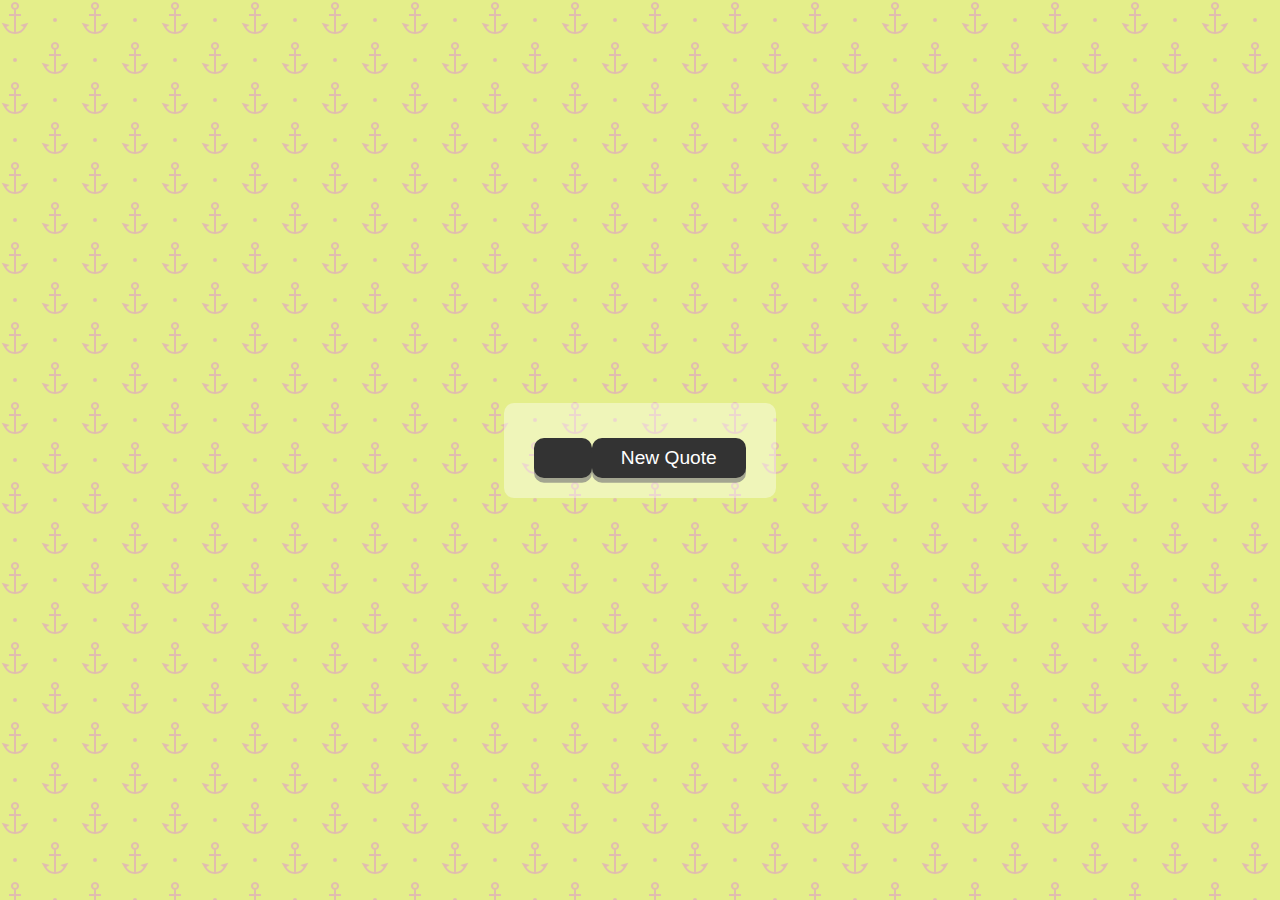
<file: 1.Quote Generator/index.html>
<!DOCTYPE html>
<html lang="en">
  <head>
    <meta charset="UTF-8" />
    <meta http-equiv="X-UA-Compatible" content="IE=edge" />
    <meta name="viewport" content="width=device-width, initial-scale=1.0" />
    <title>Template</title>
    <link
      rel="stylesheet"
      href="https://cdnjs.cloudflare.com/ajax/libs/font-awesome/6.0.0-beta2/css/all.min.css"
      integrity="sha512-YWzhKL2whUzgiheMoBFwW8CKV4qpHQAEuvilg9FAn5VJUDwKZZxkJNuGM4XkWuk94WCrrwslk8yWNGmY1EduTA=="
      crossorigin="anonymous"
      referrerpolicy="no-referrer"
    />
    <link rel="stylesheet" href="style.css" />
  </head>
  <body>
    <div class="quote-container" id="quote-container">
      <!-- Quote -->
      <div class="quote-text">
        <i class="fas fa-quote-left"></i>
        <span id="quote"></span>
      </div>
      <!-- Author -->
      <div class="quote-author">
        <span id="author"></span>
      </div>
      <!-- Buttons -->
      <div class="button-container">
        <button class="twitter-button" id="twitter" title="Tweet this !!">
          <i class="fab fa-twitter"></i>
        </button>
        <button id="new-quote">New Quote</button>
      </div>
    </div>

    <!-- Scripts -->
    <script src="script.js"></script>
  </body>
</html>
</file>
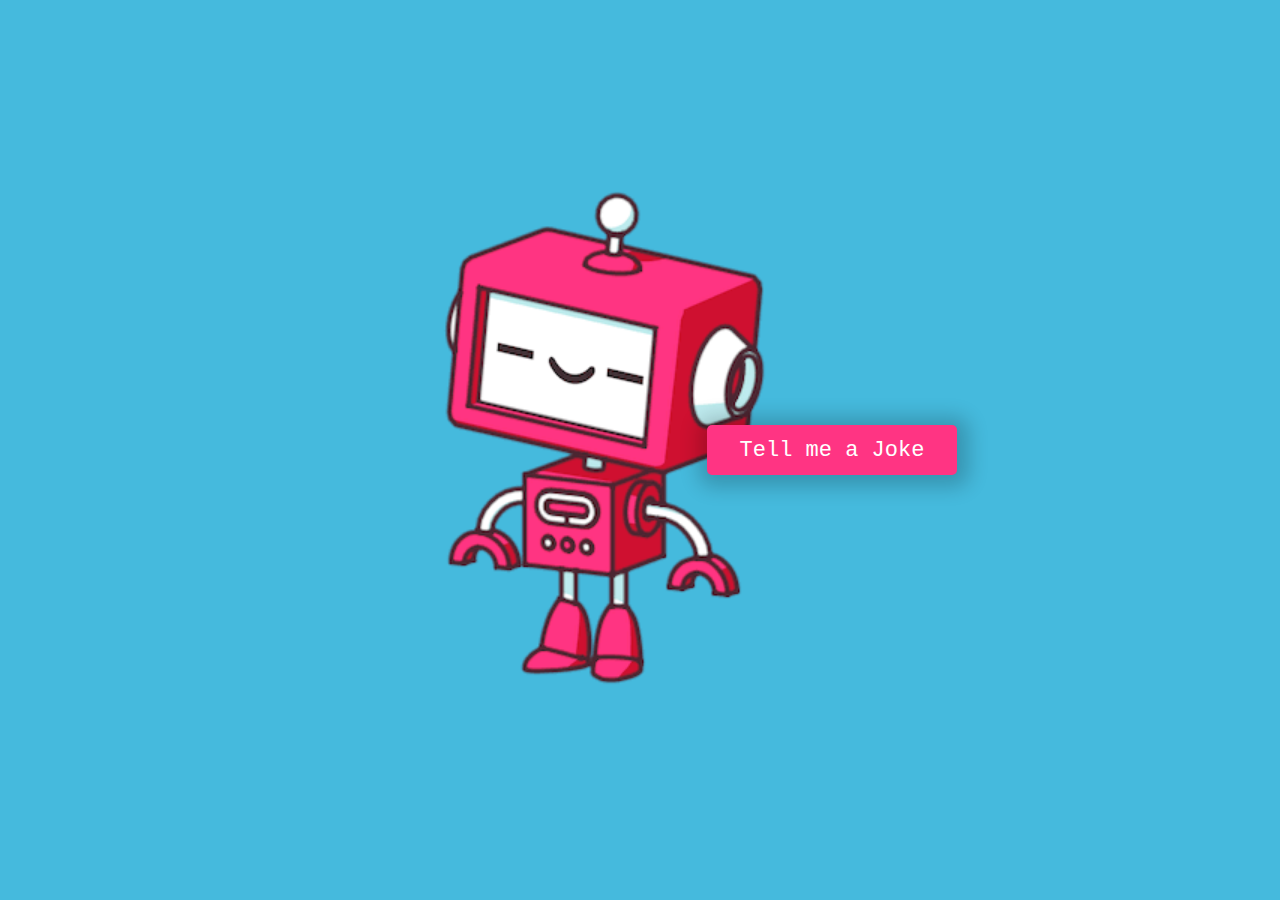
<file: 4.Joke Teller/index.html>
<!DOCTYPE html>
<html lang="en">
  <head>
    <meta charset="UTF-8" />
    <meta name="viewport" content="width=device-width, initial-scale=1.0" />
    <title>Joke Teller</title>
    <!-- Favicon -->
    <link
      rel="apple-touch-icon"
      sizes="180x180"
      href="favicon/apple-touch-icon.png"
    />
    <link
      rel="icon"
      type="image/png"
      sizes="32x32"
      href="favicon/favicon-32x32.png"
    />
    <link
      rel="icon"
      type="image/png"
      sizes="16x16"
      href="favicon/favicon-16x16.png"
    />
    <link rel="manifest" href="favicon/site.webmanifest" />
    
    <!-- CSS -->
    <link
      rel="stylesheet"
      href="https://cdnjs.cloudflare.com/ajax/libs/font-awesome/5.10.2/css/all.min.css"
    />
    <link rel="stylesheet" href="style.css" />
  </head>
  <body>
    <div class="container">
      <button id="button">Tell me a Joke</button>
      <audio id="audio" controls hidden></audio>
    </div>
    <!-- Script -->
    <script src="voiceApi.js"></script>
    <script src="script.js"></script>
  </body>
</html>
</file>
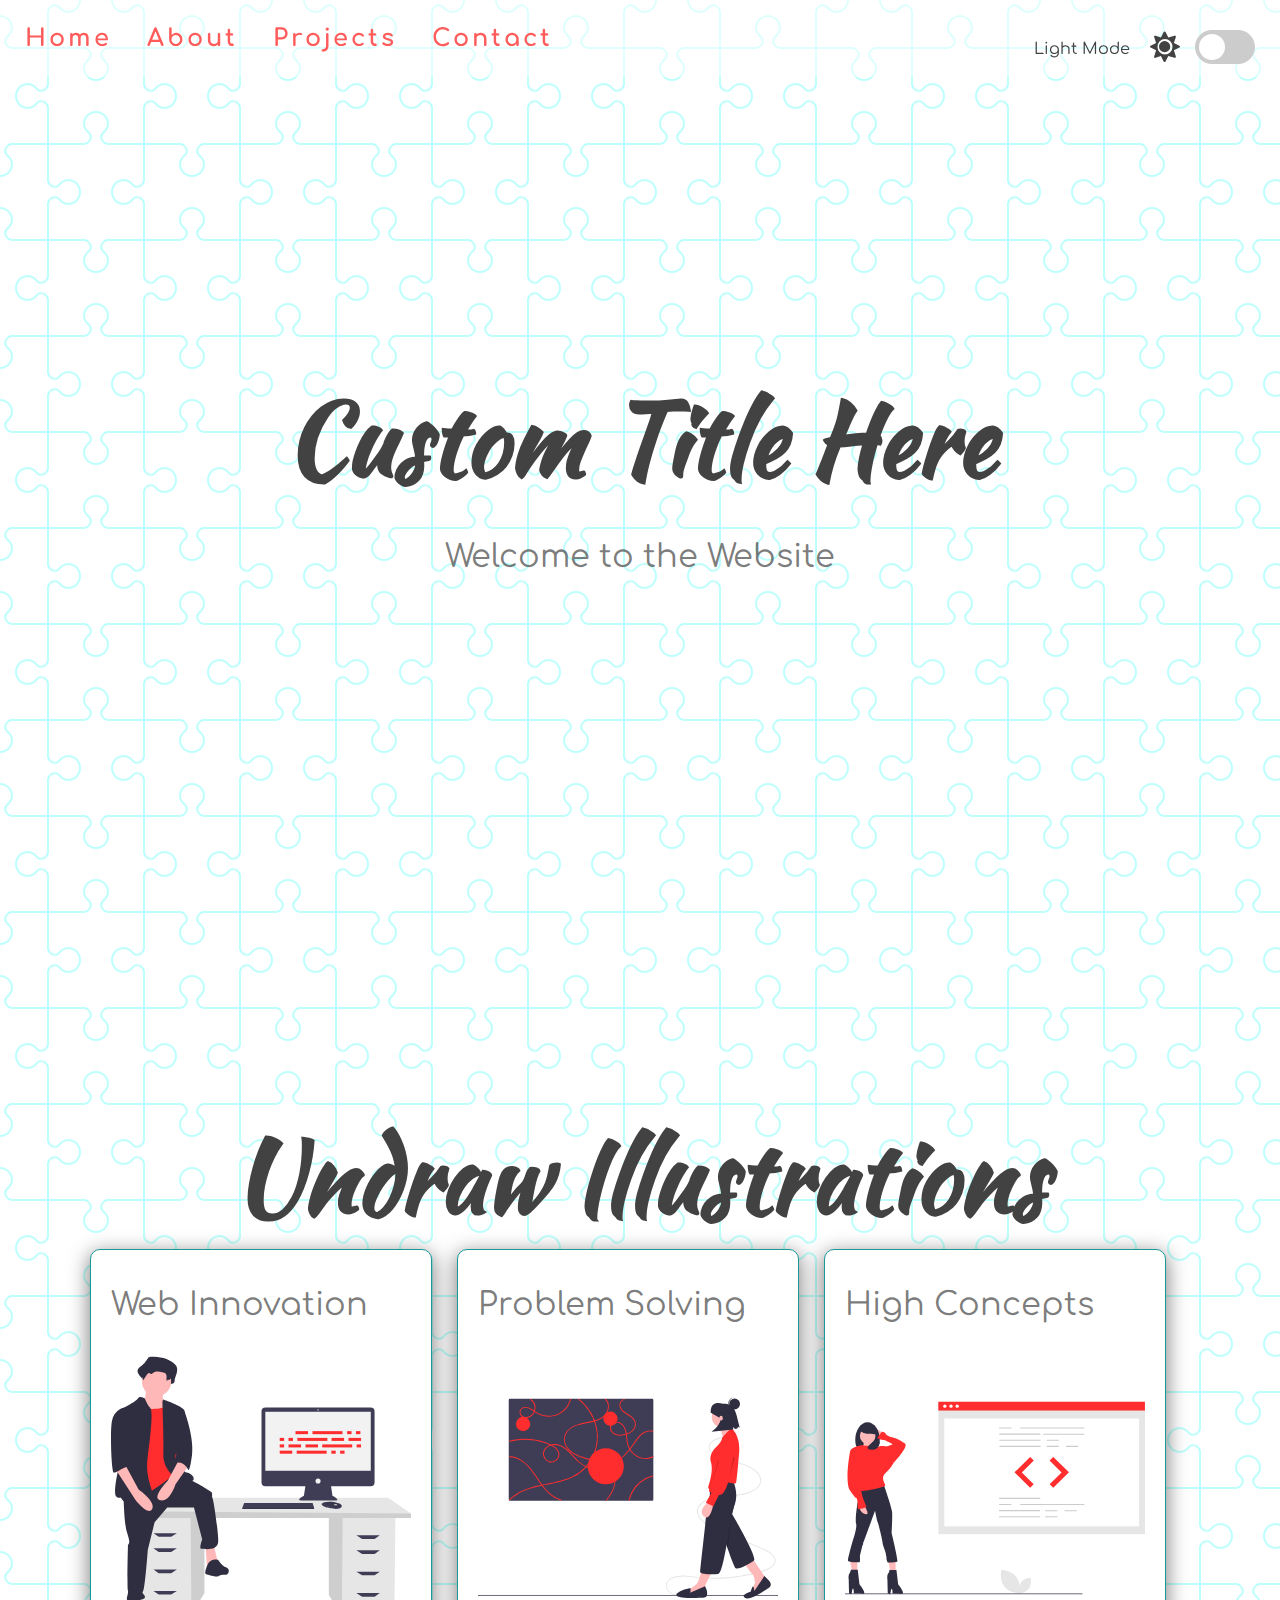
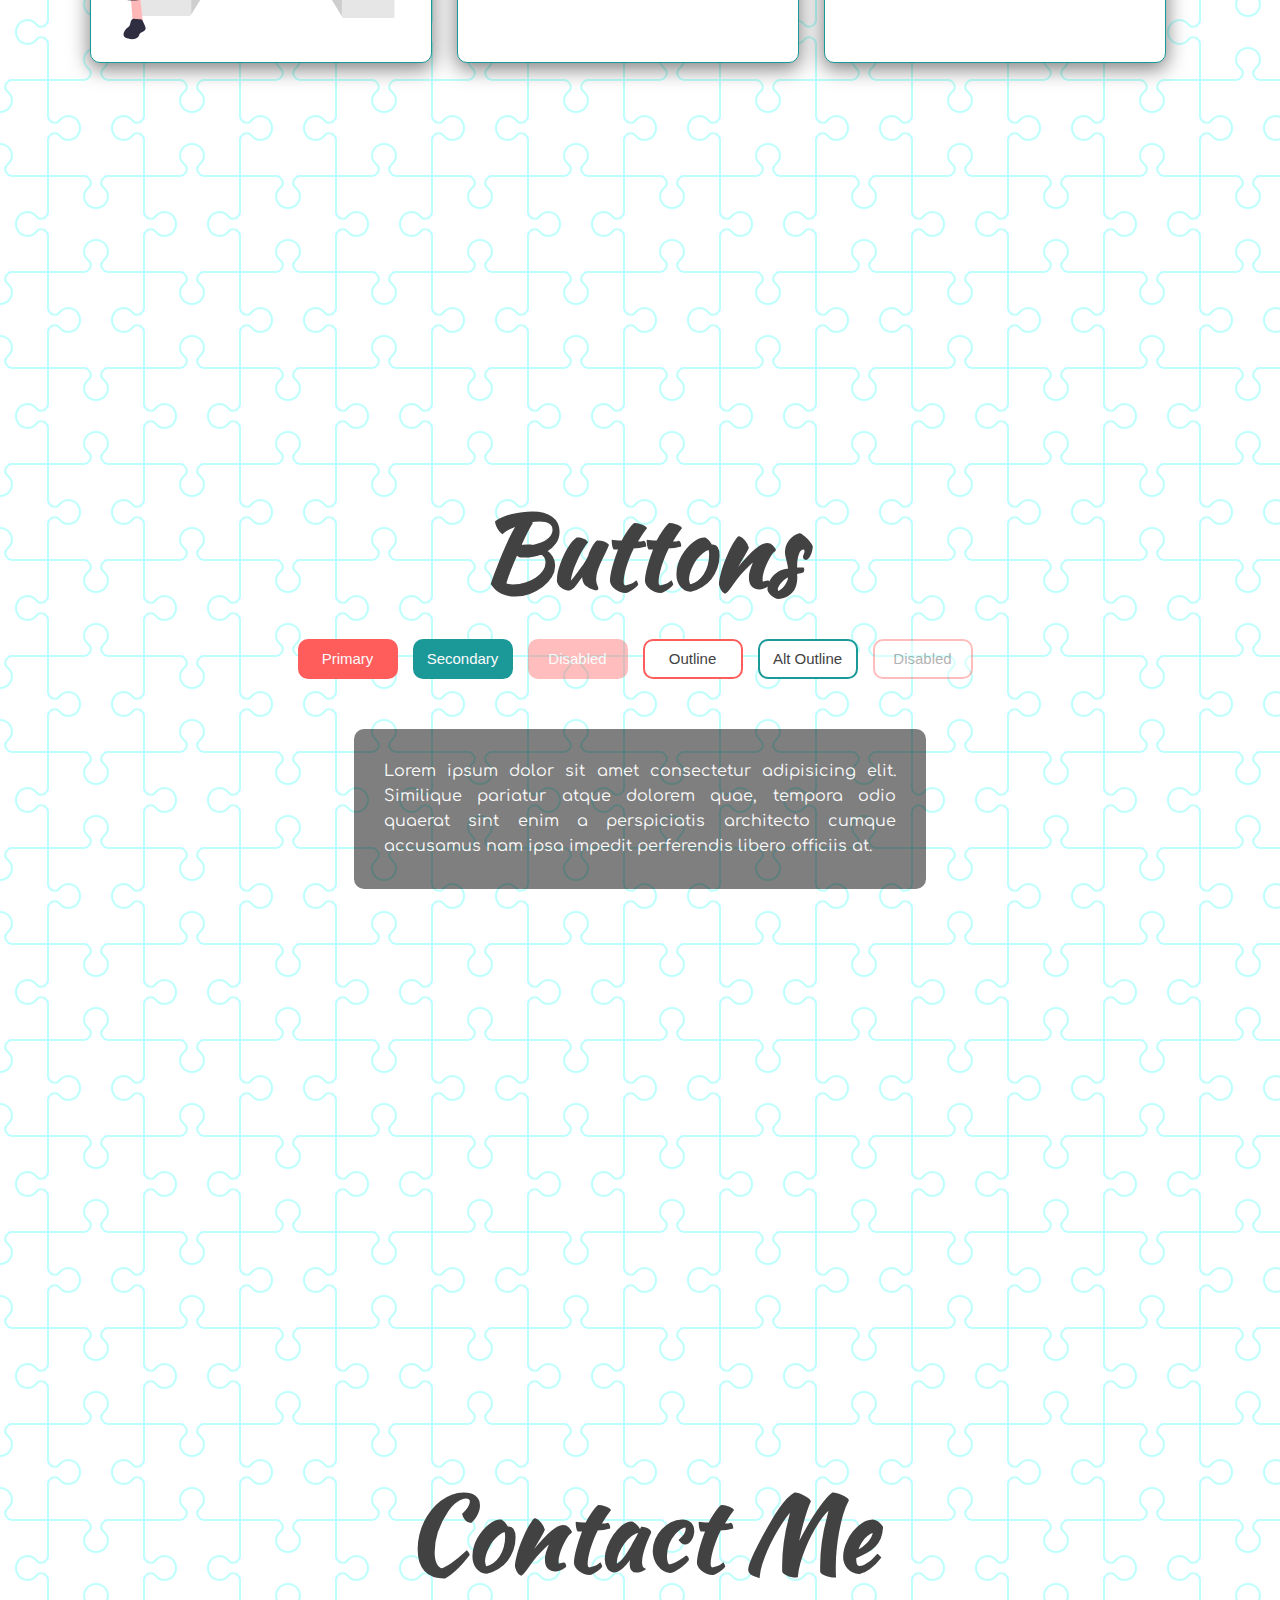
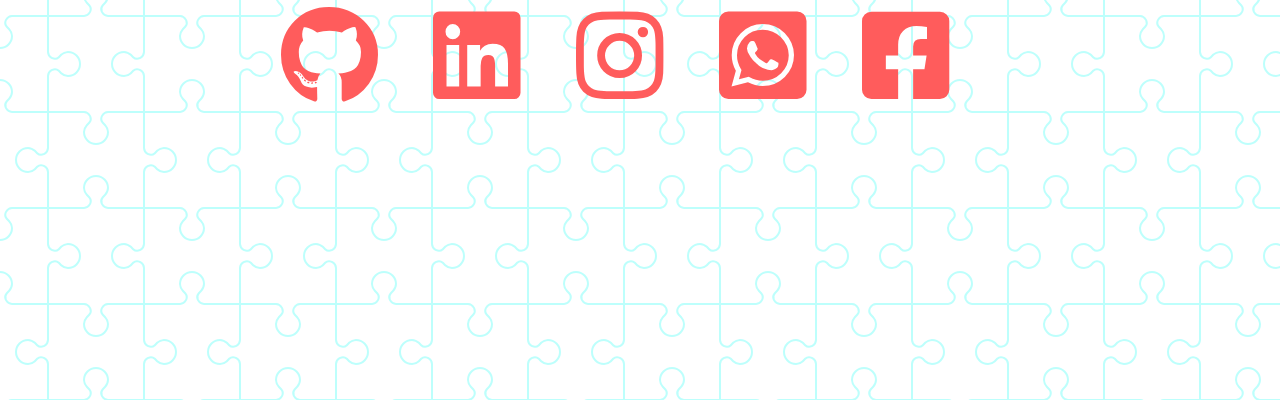
<file: 5.Light Dark Mode/index.html>
<!DOCTYPE html>
<html lang="en">
  <head>
    <meta charset="UTF-8" />
    <meta name="viewport" content="width=device-width, initial-scale=1.0" />
    <title id="title">Light Dark Mode</title>
    <!-- Favicon -->
    <!-- <link rel="icon" type="image/png" href="favicon.png" /> -->
    <link
      id="link1"
      rel="apple-touch-icon"
      sizes="180x180"
      href="faviconLight/apple-touch-icon.png"
    />
    <link
      id="link2"
      rel="icon"
      type="image/png"
      sizes="32x32"
      href="faviconLight/favicon-32x32.png"
    />
    <link
      id="link3"
      rel="icon"
      type="image/png"
      sizes="16x16"
      href="faviconLight/favicon-16x16.png"
    />
    <link rel="manifest" href="/site.webmanifest" />

    <!-- Font Awesome -->
    <link
      rel="stylesheet"
      href="https://cdnjs.cloudflare.com/ajax/libs/font-awesome/5.10.2/css/all.min.css"
    />
    <link rel="stylesheet" href="style.css" />
  </head>
  <body>
    <!-- Dark Mode Toggler -->
    <div class="theme-switch-wrapper">
      <span id="toggle-icon">
        <span class="toggle-text">Light Mode</span>
        <i class="fas fa-sun"></i>
      </span>
      <label class="theme-switch">
        <input type="checkbox" id="switch-icon" />
        <div class="slider round"></div>
      </label>
    </div>
    <!-- Naviagtion Bar -->
    <nav id="nav">
      <a href="#home">Home</a>
      <a href="#about">About</a>
      <a href="#projects">Projects</a>
      <a href="#contact">Contact</a>
    </nav>
    <!-- Home -->
    <section id="home">
      <div class="title-group">
        <h1>Custom Title Here</h1>
        <h2>Welcome to the Website</h2>
      </div>
    </section>

    <!-- About Section -->
    <section id="about">
      <h1>Undraw Illustrations</h1>
      <div class="about-container">
        <div class="image-container">
          <h2>Web Innovation</h2>
          <img
            src="img/undraw_feeling_proud_light.svg"
            alt="Feeling Proud"
            id="image1"
          />
        </div>
        <div class="image-container">
          <h2>Problem Solving</h2>
          <img
            src="img/undraw_conceptual_idea_light.svg"
            alt="Web Developer"
            id="image2"
          />
        </div>
        <div class="image-container">
          <h2>High Concepts</h2>
          <img
            src="img/undraw_proud_coder_light.svg"
            alt="Proud Coder"
            id="image3"
          />
        </div>
      </div>
    </section>

    <!-- Projects Section -->
    <section id="projects">
      <h1>Buttons</h1>
      <div class="buttons">
        <button class="primary">Primary</button>
        <button class="secondary">Secondary</button>
        <button class="primary" disabled>Disabled</button>
        <button class="outline">Outline</button>
        <button class="secondary outline">Alt Outline</button>
        <button class="outline" disabled>Disabled</button>
      </div>
      <div class="text-box" id="text-box">
        <p>
          Lorem ipsum dolor sit amet consectetur adipisicing elit. Similique
          pariatur atque dolorem quae, tempora odio quaerat sint enim a
          perspiciatis architecto cumque accusamus nam ipsa impedit perferendis
          libero officiis at.
        </p>
      </div>
    </section>

    <!-- Contact Section -->
    <section id="contact">
      <h1>Contact Me</h1>
      <div class="social-icons">
        <i class="fab fa-github"></i>
        <i class="fab fa-linkedin"></i>
        <i class="fab fa-instagram"></i>
        <i class="fab fa-whatsapp-square"></i>
        <i class="fab fa-facebook-square"></i>
      </div>
    </section>

    <!-- Script -->
    <script src="script.js"></script>
  </body>
</html>
</file>
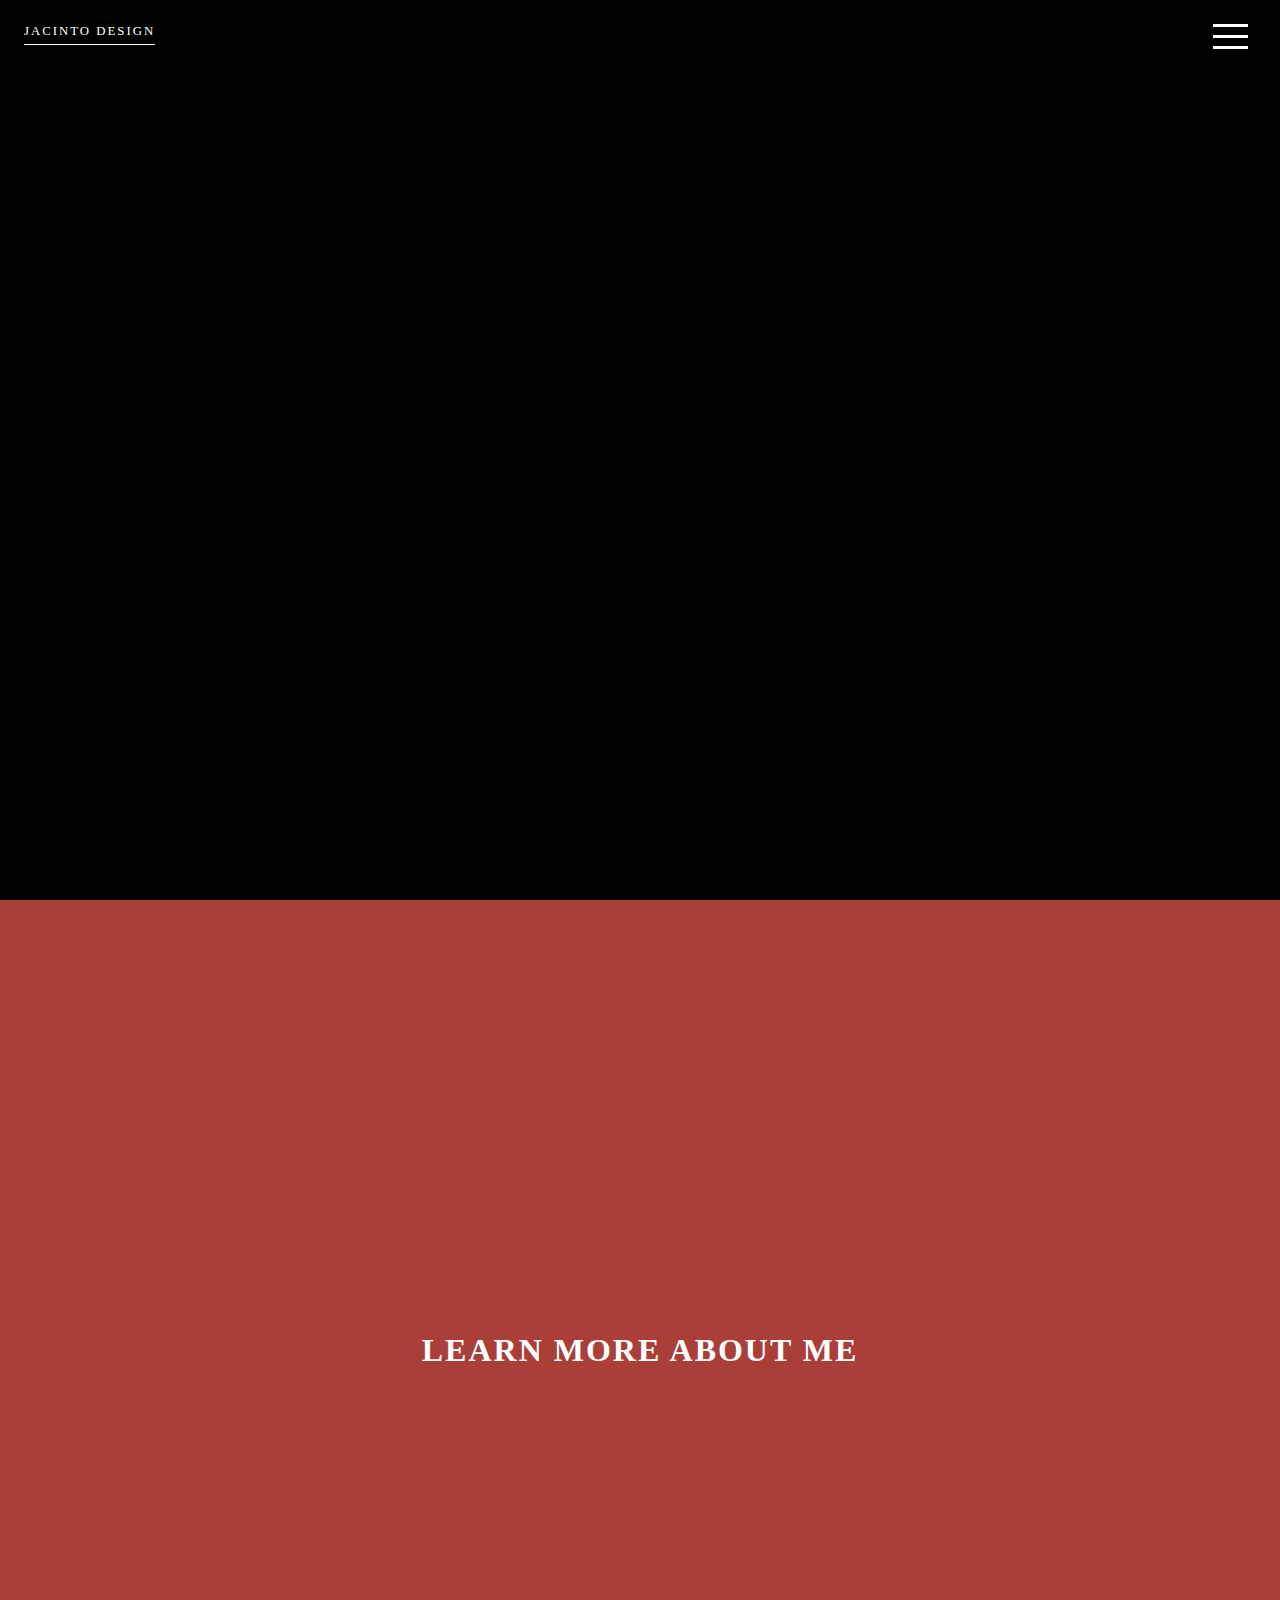
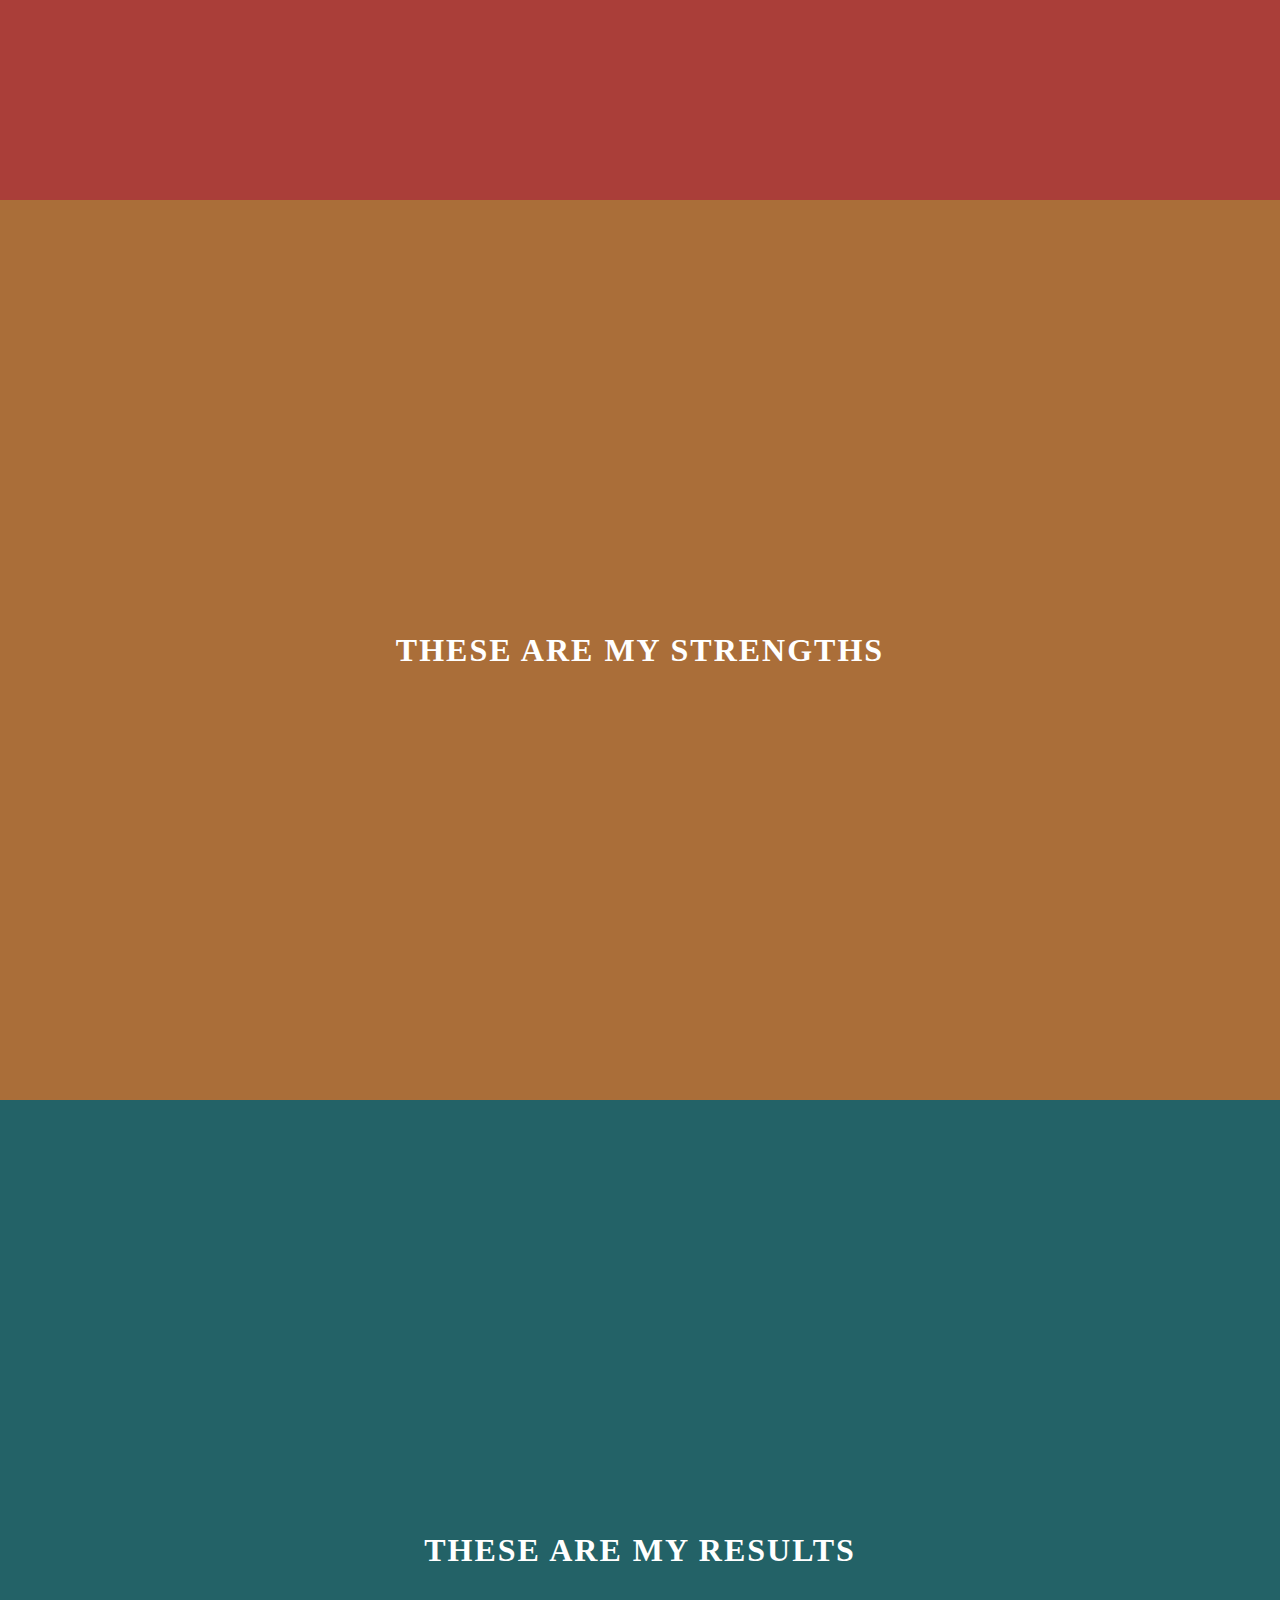
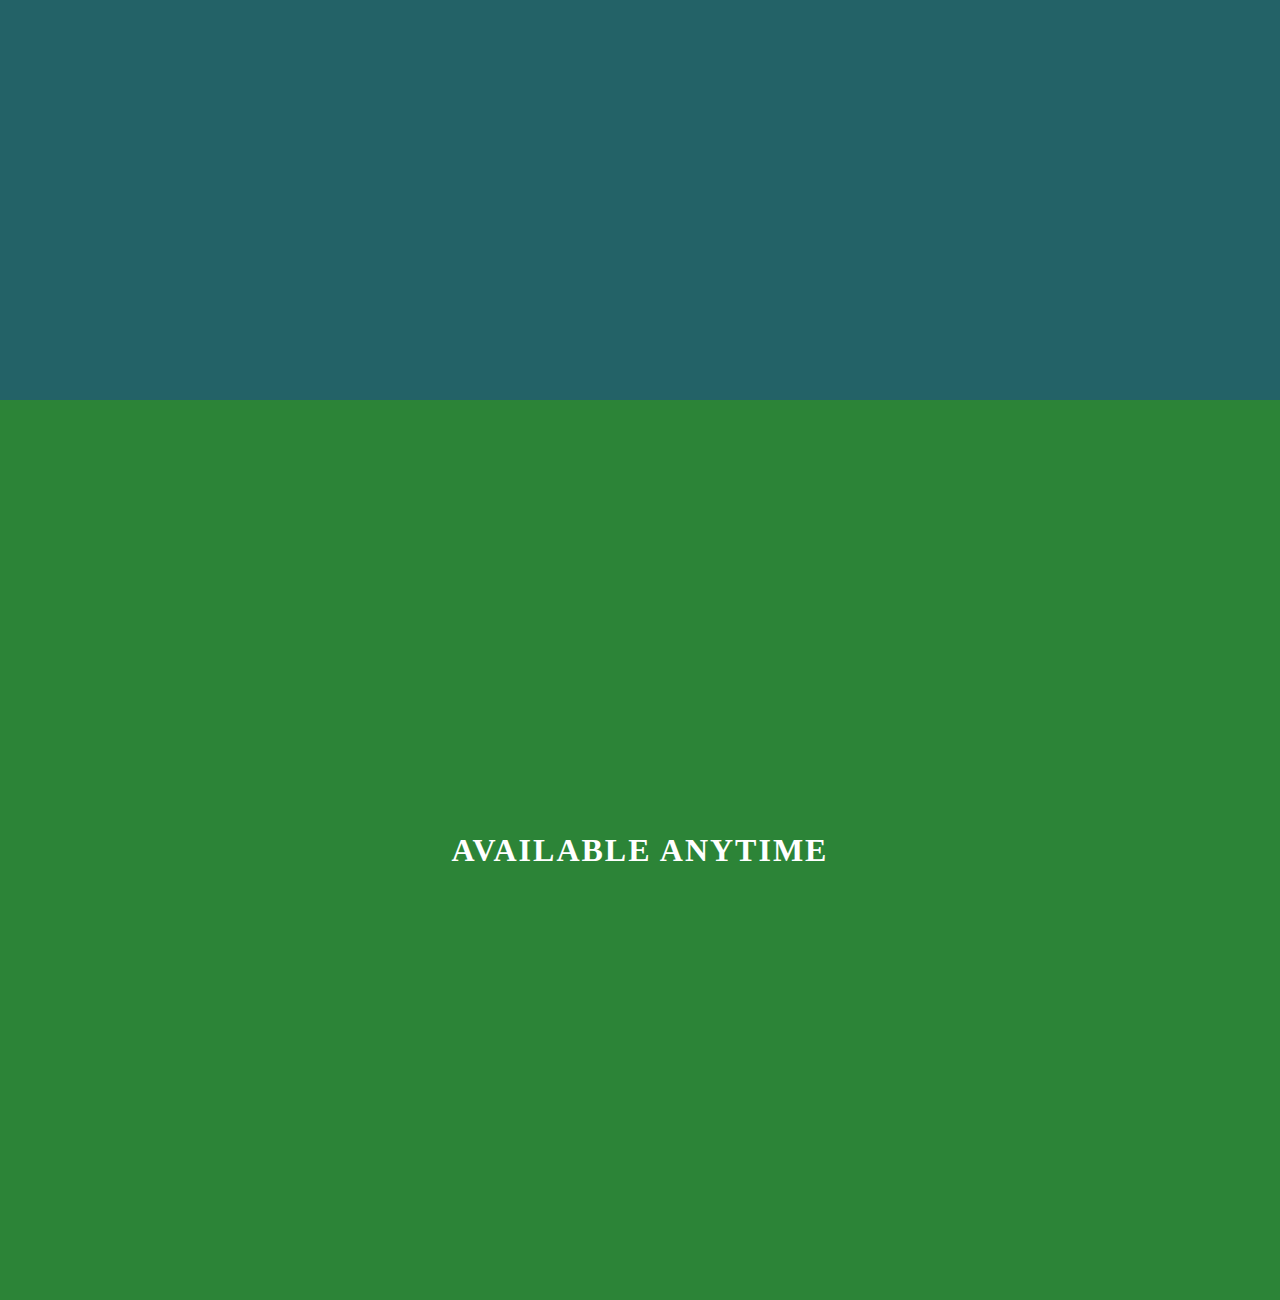
<file: 7.NavBar Animation/index.html>
<!DOCTYPE html>
<html lang="en">
  <head>
    <meta charset="UTF-8" />
    <meta name="viewport" content="width=device-width, initial-scale=1.0" />
    <title>Animated Navigation</title>
    <link
      rel="icon"
      type="image/png"
      href="https://img.icons8.com/external-tulpahn-detailed-outline-tulpahn/64/000000/external-setting-mobile-user-interface-tulpahn-detailed-outline-tulpahn.png"
    />
    <link rel="stylesheet" href="style.css" />
  </head>
  <body>
    <!-- Menu Overlay -->
    <div class="overlay" id="overlay">
      <!-- Menu Items -->
      <nav>
        <ul>
          <li><a href="#home">Home</a></li>
          <li><a href="#about">About</a></li>
          <li><a href="#skills">Skills</a></li>
          <li><a href="#projects">Projects</a></li>
          <li><a href="#contacts">Contacts</a></li>
        </ul>
      </nav>
    </div>

    <!-- Menu bars -->
    <div class="menu-bars" id="menu-bars">
      <div class="bar1"></div>
      <div class="bar2"></div>
      <div class="bar3"></div>
    </div>

    <!-- Sections -->
    <section id="home">
      <a href="https://jacinto.design" target="_blank">Jacinto Design</a>
    </section>
    <section id="about"><h1>Learn More About Me</h1></section>
    <section id="skills"><h1>These Are My Strengths</h1></section>
    <section id="projects"><h1>These Are My Results</h1></section>
    <section id="contact"><h1>Available Anytime</h1></section>
    <!-- Script -->
    <script src="script.js"></script>
  </body>
</html>
</file>
<file: 1.Quote Generator/style.css>
@import url("https://fonts.googleapis.com/css2?family=Andada+Pro:ital@1&display=swap");

html {
  box-sizing: border-box;
}

body {
  margin: 0;
  min-height: 100vh;
  background-color: #e4ee8a;
  background-image: url("data:image/svg+xml,%3Csvg xmlns='http://www.w3.org/2000/svg' viewBox='0 0 80 80' width='80' height='80'%3E%3Cpath fill='%23dc67f0' fill-opacity='0.36' d='M14 16H9v-2h5V9.87a4 4 0 1 1 2 0V14h5v2h-5v15.95A10 10 0 0 0 23.66 27l-3.46-2 8.2-2.2-2.9 5a12 12 0 0 1-21 0l-2.89-5 8.2 2.2-3.47 2A10 10 0 0 0 14 31.95V16zm40 40h-5v-2h5v-4.13a4 4 0 1 1 2 0V54h5v2h-5v15.95A10 10 0 0 0 63.66 67l-3.47-2 8.2-2.2-2.88 5a12 12 0 0 1-21.02 0l-2.88-5 8.2 2.2-3.47 2A10 10 0 0 0 54 71.95V56zm-39 6a2 2 0 1 1 0-4 2 2 0 0 1 0 4zm40-40a2 2 0 1 1 0-4 2 2 0 0 1 0 4zM15 8a2 2 0 1 0 0-4 2 2 0 0 0 0 4zm40 40a2 2 0 1 0 0-4 2 2 0 0 0 0 4z'%3E%3C/path%3E%3C/svg%3E");

  color: black;
  font-family: Cambria, Cochin, Georgia, Times, 'Times New Roman', serif;
  font-weight: 700;
  text-align: center;
  display: flex;
  align-items: center;
  justify-content: center;
}

.quote-container {
  width: auto;
  max-width: 900px;
  padding: 20px 30px;
  border-radius: 10px;
  background-color: rgba(255, 255, 255, 0.4);
  box-shadow: 0 10px 10px 10px rgba(0, 0, 0, 0, 0.2);
}

.quote-text {
  font-size: 2.75rem;
}

.long-quote {
  font-size: 1.75rem;
}

.fa-quote-left {
  font-size: 4rem;
}

.quote-author {
  margin-top: 15px;
  font-size: 2rem;
  font-weight: 400;
}

.button-container {
  margin-top: 15px;
  display: flex;
  justify-content: space-between;
}

button {
  cursor: pointer;
  font-size: 1.2rem;
  height: 2.5rem;
  border: none;
  border-radius: 10px;
  color: white;
  background-color: #333;
  outline: none;
  padding: 0.5rem 1.8rem;
  box-shadow: 0 0.3rem rgba(121, 121, 121, 0.65);
}

button:hover {
  filter: brightness(120%);
}

button:active {
  transform: (translate(0, 0.3rem));
  box-shadow: 0 0.1rem rgba(255, 255, 255, 0.65);
}

.twitter-button:hover {
  color: #38a1f3;
}

.fa-twitter {
  font-size: 1.5rem;
}

/* Media Query: Tablet or smaller */
@media screen and (max-width: 1000px) {
  .quote-container {
    margin: auto 10px;
  }
  .quote-text {
    font-size: 2.2rem;
  }
}
</file>
<file: 4.Joke Teller/style.css>
/* ROBOT.GIF from Giphy - https://giphy.com/gifs/robot-cinema-4d-eyedesyn-3o7abtn7DuREEpsyWY */

html {
  box-sizing: border-box;
}

body {
  margin: 0px;
  background: #45badd;
}

.container {
  height: 100vh;
  width: 100vw;
  display: flex;
  flex-direction: column;
  justify-content: center;
  align-items: center;
  background: url("./robot.gif");
  background-size: contain;
  background-position: left center;
  background-repeat: no-repeat;
}

button {
  cursor: pointer;
  outline: none;
  width: 250px;
  height: 50px;
  font-family: "Courier New", Courier, monospace;
  font-size: 22px;
  font-weight: 500;
  color: white;
  background: #ff3483;
  border: none;
  border-radius: 5px;
  box-shadow: 2px 2px 20px 10px rgba(0, 0, 0, 0.2);
  margin-left: 30%;
}

/* psudo class */

button:hover {
  filter: brightness(95%);
}

button:active {
  transform: scale(0.98);
}

button:disabled {
  cursor: default;
  filter: brightness(30%);
}

/* Media Query: Tablet or smaller screens */

@media screen and (max-width: 1000px) {
  .container {
    background-size: cover;
    background-position: center center;
  }

  button {
    position: absolute;
    bottom: 0;
    margin-bottom: 20px;
    margin-left: 0px;
    box-shadow: 20px 20px 50px 20px rgba(0, 0, 0, 0.4);
  }
}
</file>
<file: 5.Light Dark Mode/style.css>
@import url("https://fonts.googleapis.com/css2?family=Comfortaa&family=Kaushan+Script&family=Oswald&display=swap");

:root {
  --primary-color: rgb(255, 92, 92);
  --primary-variant: #ff2d2d;
  --secondary-color: #1b9999;
  --on-primary: rgb(250, 250, 250);
  --on-background: rgb(66, 66, 66);
  --on-background-alt: rgba(66, 66, 66, 0.7);
  --background: rgb(255, 255, 255);
  --box-shadow: 0 5px 20px 1px rgba(0, 0, 0, 0.5);
}

[data-theme="dark"] {
  --primary-color: rgb(150, 65, 255);
  --primary-variant: #6c63ff;
  --secondary-color: #03dac5;
  --on-primary: #000;
  --on-background: rgba(255, 255, 255, 0.9);
  --on-background-alt: rgba(255, 255, 255, 0.7);
  --background: #121212;
}

html {
  box-sizing: border-box;
  scroll-behavior: smooth;
}

body {
  margin: 0;
  font-family: comfortaa, sans-serif;
  color: var(--on-background);
  background-color: var(--background);
  background-image: url("data:image/svg+xml,%3Csvg xmlns='http://www.w3.org/2000/svg' width='192' height='192' viewBox='0 0 192 192'%3E%3Cpath fill='%2300fff1' fill-opacity='0.26' d='M192 15v2a11 11 0 0 0-11 11c0 1.94 1.16 4.75 2.53 6.11l2.36 2.36a6.93 6.93 0 0 1 1.22 7.56l-.43.84a8.08 8.08 0 0 1-6.66 4.13H145v35.02a6.1 6.1 0 0 0 3.03 4.87l.84.43c1.58.79 4 .4 5.24-.85l2.36-2.36a12.04 12.04 0 0 1 7.51-3.11 13 13 0 1 1 .02 26 12 12 0 0 1-7.53-3.11l-2.36-2.36a4.93 4.93 0 0 0-5.24-.85l-.84.43a6.1 6.1 0 0 0-3.03 4.87V143h35.02a8.08 8.08 0 0 1 6.66 4.13l.43.84a6.91 6.91 0 0 1-1.22 7.56l-2.36 2.36A10.06 10.06 0 0 0 181 164a11 11 0 0 0 11 11v2a13 13 0 0 1-13-13 12 12 0 0 1 3.11-7.53l2.36-2.36a4.93 4.93 0 0 0 .85-5.24l-.43-.84a6.1 6.1 0 0 0-4.87-3.03H145v35.02a8.08 8.08 0 0 1-4.13 6.66l-.84.43a6.91 6.91 0 0 1-7.56-1.22l-2.36-2.36A10.06 10.06 0 0 0 124 181a11 11 0 0 0-11 11h-2a13 13 0 0 1 13-13c2.47 0 5.79 1.37 7.53 3.11l2.36 2.36a4.94 4.94 0 0 0 5.24.85l.84-.43a6.1 6.1 0 0 0 3.03-4.87V145h-35.02a8.08 8.08 0 0 1-6.66-4.13l-.43-.84a6.91 6.91 0 0 1 1.22-7.56l2.36-2.36A10.06 10.06 0 0 0 107 124a11 11 0 0 0-22 0c0 1.94 1.16 4.75 2.53 6.11l2.36 2.36a6.93 6.93 0 0 1 1.22 7.56l-.43.84a8.08 8.08 0 0 1-6.66 4.13H49v35.02a6.1 6.1 0 0 0 3.03 4.87l.84.43c1.58.79 4 .4 5.24-.85l2.36-2.36a12.04 12.04 0 0 1 7.51-3.11A13 13 0 0 1 81 192h-2a11 11 0 0 0-11-11c-1.94 0-4.75 1.16-6.11 2.53l-2.36 2.36a6.93 6.93 0 0 1-7.56 1.22l-.84-.43a8.08 8.08 0 0 1-4.13-6.66V145H11.98a6.1 6.1 0 0 0-4.87 3.03l-.43.84c-.79 1.58-.4 4 .85 5.24l2.36 2.36a12.04 12.04 0 0 1 3.11 7.51A13 13 0 0 1 0 177v-2a11 11 0 0 0 11-11c0-1.94-1.16-4.75-2.53-6.11l-2.36-2.36a6.93 6.93 0 0 1-1.22-7.56l.43-.84a8.08 8.08 0 0 1 6.66-4.13H47v-35.02a6.1 6.1 0 0 0-3.03-4.87l-.84-.43c-1.59-.8-4-.4-5.24.85l-2.36 2.36A12 12 0 0 1 28 109a13 13 0 1 1 0-26c2.47 0 5.79 1.37 7.53 3.11l2.36 2.36a4.94 4.94 0 0 0 5.24.85l.84-.43A6.1 6.1 0 0 0 47 84.02V49H11.98a8.08 8.08 0 0 1-6.66-4.13l-.43-.84a6.91 6.91 0 0 1 1.22-7.56l2.36-2.36A10.06 10.06 0 0 0 11 28 11 11 0 0 0 0 17v-2a13 13 0 0 1 13 13c0 2.47-1.37 5.79-3.11 7.53l-2.36 2.36a4.94 4.94 0 0 0-.85 5.24l.43.84A6.1 6.1 0 0 0 11.98 47H47V11.98a8.08 8.08 0 0 1 4.13-6.66l.84-.43a6.91 6.91 0 0 1 7.56 1.22l2.36 2.36A10.06 10.06 0 0 0 68 11 11 11 0 0 0 79 0h2a13 13 0 0 1-13 13 12 12 0 0 1-7.53-3.11l-2.36-2.36a4.93 4.93 0 0 0-5.24-.85l-.84.43A6.1 6.1 0 0 0 49 11.98V47h35.02a8.08 8.08 0 0 1 6.66 4.13l.43.84a6.91 6.91 0 0 1-1.22 7.56l-2.36 2.36A10.06 10.06 0 0 0 85 68a11 11 0 0 0 22 0c0-1.94-1.16-4.75-2.53-6.11l-2.36-2.36a6.93 6.93 0 0 1-1.22-7.56l.43-.84a8.08 8.08 0 0 1 6.66-4.13H143V11.98a6.1 6.1 0 0 0-3.03-4.87l-.84-.43c-1.59-.8-4-.4-5.24.85l-2.36 2.36A12 12 0 0 1 124 13a13 13 0 0 1-13-13h2a11 11 0 0 0 11 11c1.94 0 4.75-1.16 6.11-2.53l2.36-2.36a6.93 6.93 0 0 1 7.56-1.22l.84.43a8.08 8.08 0 0 1 4.13 6.66V47h35.02a6.1 6.1 0 0 0 4.87-3.03l.43-.84c.8-1.59.4-4-.85-5.24l-2.36-2.36A12 12 0 0 1 179 28a13 13 0 0 1 13-13zM84.02 143a6.1 6.1 0 0 0 4.87-3.03l.43-.84c.8-1.59.4-4-.85-5.24l-2.36-2.36A12 12 0 0 1 83 124a13 13 0 1 1 26 0c0 2.47-1.37 5.79-3.11 7.53l-2.36 2.36a4.94 4.94 0 0 0-.85 5.24l.43.84a6.1 6.1 0 0 0 4.87 3.03H143v-35.02a8.08 8.08 0 0 1 4.13-6.66l.84-.43a6.91 6.91 0 0 1 7.56 1.22l2.36 2.36A10.06 10.06 0 0 0 164 107a11 11 0 0 0 0-22c-1.94 0-4.75 1.16-6.11 2.53l-2.36 2.36a6.93 6.93 0 0 1-7.56 1.22l-.84-.43a8.08 8.08 0 0 1-4.13-6.66V49h-35.02a6.1 6.1 0 0 0-4.87 3.03l-.43.84c-.79 1.58-.4 4 .85 5.24l2.36 2.36a12.04 12.04 0 0 1 3.11 7.51A13 13 0 1 1 83 68a12 12 0 0 1 3.11-7.53l2.36-2.36a4.93 4.93 0 0 0 .85-5.24l-.43-.84A6.1 6.1 0 0 0 84.02 49H49v35.02a8.08 8.08 0 0 1-4.13 6.66l-.84.43a6.91 6.91 0 0 1-7.56-1.22l-2.36-2.36A10.06 10.06 0 0 0 28 85a11 11 0 0 0 0 22c1.94 0 4.75-1.16 6.11-2.53l2.36-2.36a6.93 6.93 0 0 1 7.56-1.22l.84.43a8.08 8.08 0 0 1 4.13 6.66V143h35.02z'%3E%3C/path%3E%3C/svg%3E");
}

section {
  min-height: 100vh;
  display: flex;
  justify-content: center;
  align-items: center;
  flex-direction: column;
}

h1 {
  font-family: Kaushan Script, sans-serif;
  font-size: 100px;
  margin-bottom: 0;
}

h2 {
  color: var(--on-background-alt);
  font-size: 32px;
  font-weight: normal;
}

/* Navigation */
nav {
  z-index: 10;
  position: fixed;
  font-size: 24px;
  letter-spacing: 3px;
  padding: 25px;
  width: 100vw;
  background: rgb(255 255 255 / 50%);
}

a {
  margin-right: 25px;
  color: var(--primary-color);
  text-decoration: none;
  border-bottom: 3px solid transparent;
  font-weight: bold;
}

a:hover,
a:focus {
  color: var(--on-background);
  border-bottom: 3px solid;
}

/* Home Section */
.title-group {
  text-align: center;
}

/* About Section */
.about-container {
  display: flex;
}

.image-container {
  border: 1px solid var(--secondary-color);
  border-radius: 10px;
  padding: 10px 20px;
  margin-right: 25px;
  width: auto;
  background: var(--background);
  box-shadow: var(--box-shadow);
}

img {
  height: 300px;
  width: 300px;
}

/* Projects Section */
.buttons {
  margin-top: 15px;
  margin-bottom: 50px;
}

button {
  min-width: 100px;
  height: 40px;
  cursor: pointer;
  border-radius: 10px;
  margin-right: 10px;
  border: 2px solid var(--primary-color);
  font-size: 15px;
  outline: none;
}

button:disabled {
  opacity: 0.4;
  cursor: default;
}

button:hover:not(.outline) {
  filter: brightness(110%);
}

.primary {
  background: var(--primary-color);
  color: var(--on-primary);
}

.secondary {
  border: 2px solid var(--secondary-color);
}

.secondary,
.secondary:hover,
.outline.secondary:hover {
  background: var(--secondary-color);
  color: var(--on-primary);
}

.outline {
  background: var(--background);
  color: var(--on-background);
}

.outline:hover {
  background: var(--primary-color);
  color: var(--on-primary);
}

.text-box {
  width: 40%;
  text-align: justify;
  background: rgb(0 0 0 / 50%);
  color: var(--on-primary);
  border-radius: 10px;
  padding: 30px;
}

p {
  margin: 0;
  line-height: 25px;
}

/* Contact Section */

.fab {
  font-size: 100px;
  margin-right: 50px;
  cursor: pointer;
  color: var(--primary-color);
}

.fab:hover {
  color: var(--on-background);
}

/* Dark Mode Toggle */
.theme-switch-wrapper {
  display: flex;
  align-items: center;
  z-index: 100;
  position: fixed;
  right: 25px;
  top: 30px;
}

.theme-switch-wrapper span {
  margin-right: 10px;
  font-size: 1rem;
}

.toggle-text {
  position: relative;
  top: -4px;
  right: 5px;
  color: var(--on-background);
}

.theme-switch {
  display: inline-block;
  height: 34px;
  position: relative;
  width: 60px;
}

.theme-switch input {
  display: none;
}

.slider {
  background: #ccc;
  bottom: 0;
  cursor: pointer;
  left: 0;
  position: absolute;
  right: 0;
  top: 0;
  transition: 0.4s;
}

.slider::before {
  background: #fff;
  bottom: 4px;
  content: "";
  height: 26px;
  left: 4px;
  position: absolute;
  transition: 0.4s;
  width: 26px;
}

input:checked + .slider {
  background: var(--primary-color);
}

input:checked + .slider::before {
  transform: translateX(26px);
}

.slider.round {
  border-radius: 34px;
}

.slider.round::before {
  border-radius: 50%;
}

.fas {
  font-size: 30px;
  margin-right: 5px;
}
</file>
<file: 7.NavBar Animation/style.css>
:root {
  --primaryColor: #fff;
  --navColor1: #21292c;
  --navColor2: #aa3e39;
  --navColor3: #aa6e39;
  --navColor4: #236267;
  --navColor5: #2c8437;
}

html {
  box-sizing: border-box;
}

body {
  margin: 0;
  background: #000;
}

/* --- Navigation Menu ------------------------------ */

/* Menu Overlay */

.overlay {
  position: fixed;
  z-index: 9;
  top: 0;
  left: 0;
  width: 100vw;
  height: 100vh;
  background-color: rgba(0, 0, 0, 0.7);
  transform: translateX(-100vw);
}

.overlay-slide-right {
  transition: all 0.8 ease-in-out;
  transform: translateX(0);
}

.overlay-slide-left {
  transition: all 0.4 ease-in-out;
  transform: translateX(-100vw);
}

/* Navbar List items */
nav,
nav ul {
  height: 100vh;
  margin: 0;
  padding: 0;
}

nav ul {
  display: flex;
  flex-direction: column;
  justify-content: stretch;
  list-style: none;
}

nav ul li {
  height: 20%;
  overflow: hidden;
}

nav li a {
  position: relative;
  top: 45%;
  color: #fff;
  letter-spacing: 4px;
  text-transform: uppercase;
  text-decoration: none;
  display: block;
  text-align: center;
}

nav li a:hover {
  transform: scale(1.2);
}

nav li a::before {
  content: "";
  width: 18vw;
  height: 2px;
  background-color: #fff;
  position: absolute;
  top: 47.5%;
  left: 0;
  opacity: 0;
}

nav li a:hover::before {
  opacity: 1;
}

nav li a::after {
  content: "";
  width: 18vw;
  height: 2px;
  background-color: #fff;
  position: absolute;
  top: 47.5%;
  right: 0;
  opacity: 0;
}

nav li a:hover::after {
  opacity: 1;
}

nav li:nth-of-type(1) {
  background-color: var(--navColor1);
}
nav li:nth-of-type(2) {
  background-color: var(--navColor2);
}
nav li:nth-of-type(3) {
  background-color: var(--navColor3);
}
nav li:nth-of-type(4) {
  background-color: var(--navColor4);
}
nav li:nth-of-type(5) {
  background-color: var(--navColor5);
}

/* Slide in animation with delay for nav bar elements */
.slide-in-1 {
  animation: slide-in 0.4 linear 0.2s both;
}

.slide-in-2 {
  animation: slide-in 0.4 linear 0.4s both;
}

.slide-in-3 {
  animation: slide-in 0.4 linear 0.6s both;
}

.slide-in-4 {
  animation: slide-in 0.4 linear 0.8s both;
}

.slide-in-5 {
  animation: slide-in 0.4 linear 1s both;
}

@keyframes slide-in {
  from {
    transform: translateX(-100%);
  }

  to {
    transform: translateX(0);
  }
}

/* Slide out animation with delay for nav bar elements */
.slide-out-1 {
  animation: slide-out 0.4 linear 0.8s both;
}

.slide-out-2 {
  animation: slide-out 0.4 linear 0.6s both;
}

.slide-out-3 {
  animation: slide-out 0.4 linear 0.4s both;
}

.slide-out-4 {
  animation: slide-out 0.4 linear 0.2s both;
}

.slide-out-5 {
  animation: slide-out 0.4 linear 0.1s both;
}

@keyframes slide-out {
  from {
    transform: translateX(0);
  }

  to {
    transform: translateX(-100%);
  }
}

/* --- Menu Bars ------------------------------------ */

.menu-bars {
  position: fixed;
  top: 1rem;
  right: 2rem;
  z-index: 10;
  display: inline;
  cursor: pointer;
}

.bar1,
.bar2,
.bar3 {
  width: 35px;
  height: 3px;
  background-color: #fff;
  margin: 8px 0;
  transition: 0.4s;
}

/* Rotate first bar */
.change .bar1 {
  transform: rotate(-45deg) translate(-8px, 8px);
}

/* Fade out the second bar */
.change .bar2 {
  opacity: 0;
}

/* Rotate last bar */
.change .bar3 {
  transform: rotate(45deg) translate(-8px, -8px);
}

/* --- Sections ------------------------------------ */

section {
  width: 100%;
  height: 100vh;
  position: relative;
  display: flex;
  justify-content: center;
  align-items: center;
  text-transform: uppercase;
  letter-spacing: 2px;
  color: var(--primaryColor);
}

section#home {
  background-image: url("https://images.unsplash.com/photo-1581453904507-626ddb717f14?ixlib=rb-1.2.1&ixid=eyJhcHBfaWQiOjEyMDd9&auto=format&fit=crop&w=2089&q=80");
  background-size: cover;
  background-position: center center;
}

section#home a {
  position: absolute;
  z-index: 2;
  top: 1.5rem;
  left: 1.5rem;
  text-decoration: none;
  font-size: 0.8rem;
  padding-bottom: 5px;
  color: var(--primaryColor);
  border-bottom: 1px solid var(--primaryColor);
}

section#about {
  background-color: var(--navColor2);
}

section#skills {
  background-color: var(--navColor3);
}

section#projects {
  background-color: var(--navColor4);
}

section#contact {
  background-color: var(--navColor5);
}

/* Media Query: Large Smartphone (Vertical) */
@media (max-width: 600px) {
  section#home a {
    top: 1rem;
    left: 1rem;
  }

  .menu-bars {
    top: 0.5rem;
    right: 1rem;
  }
}
</file>
